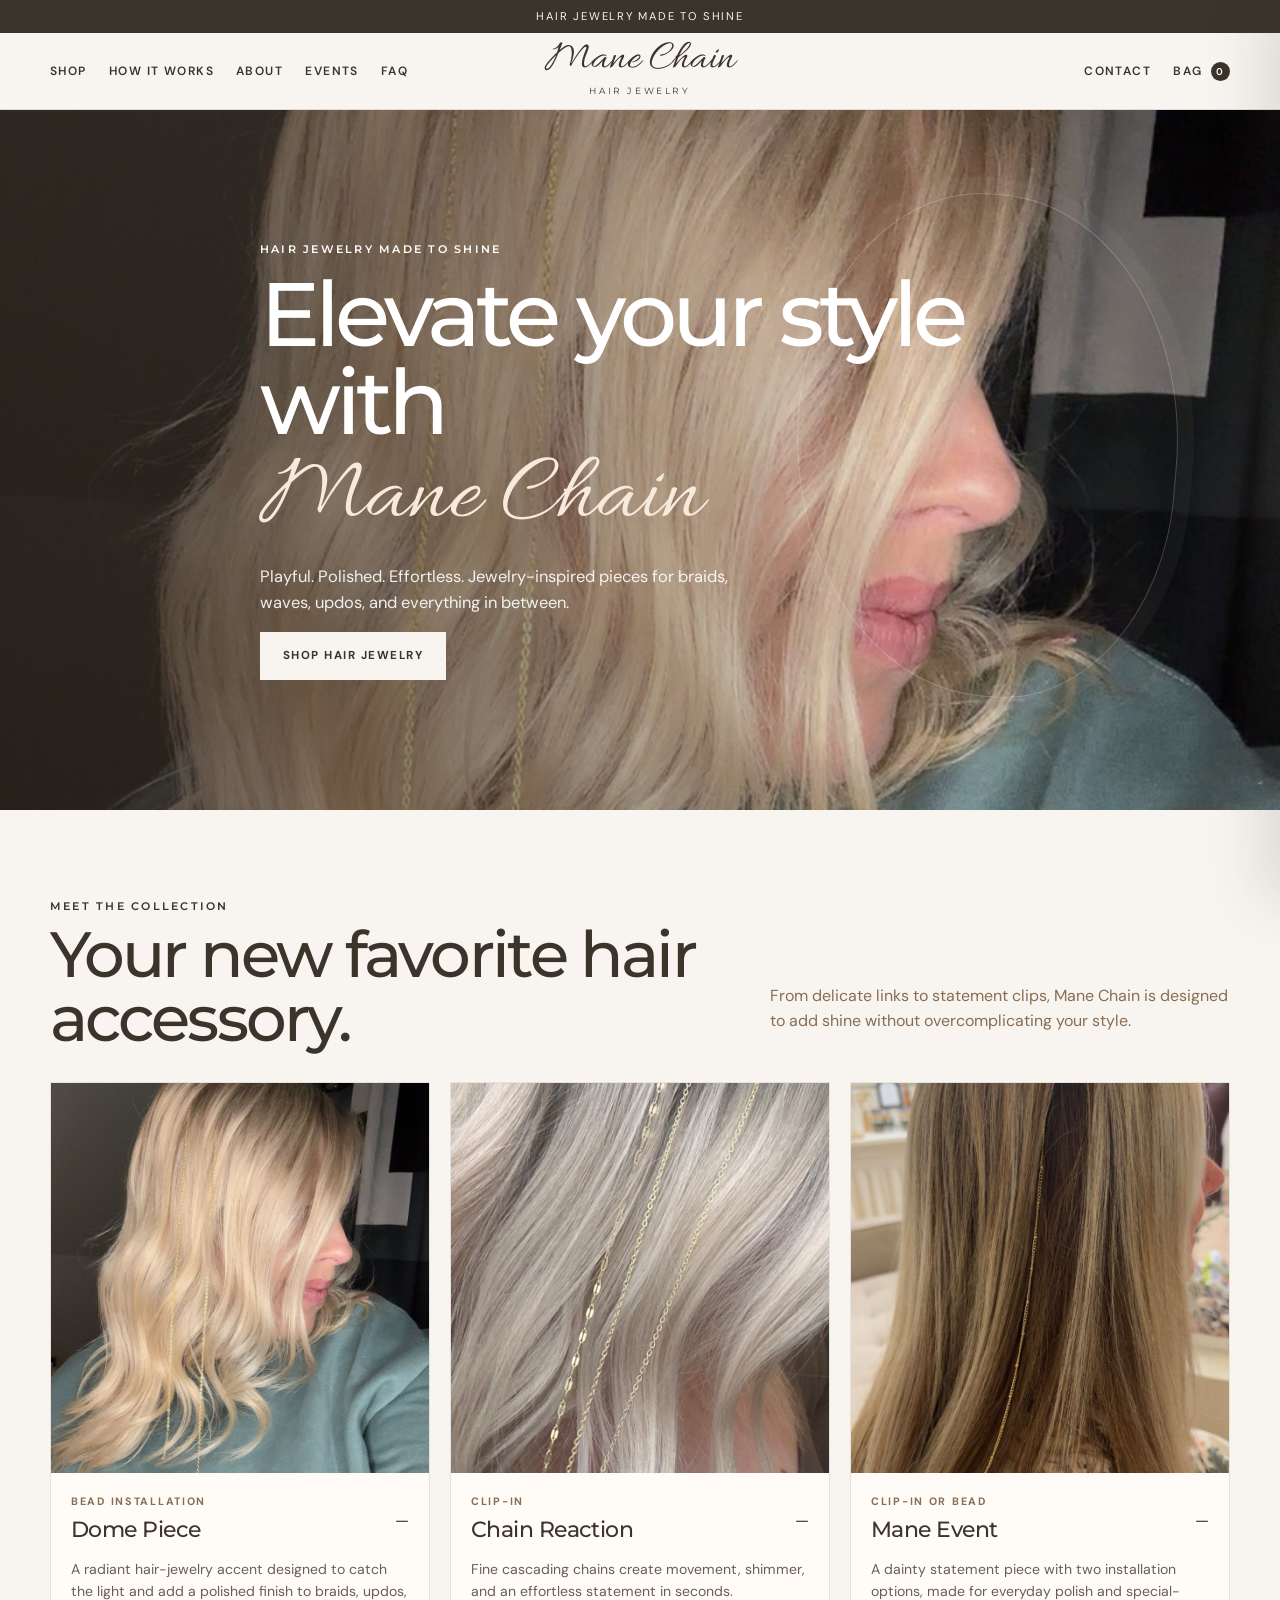
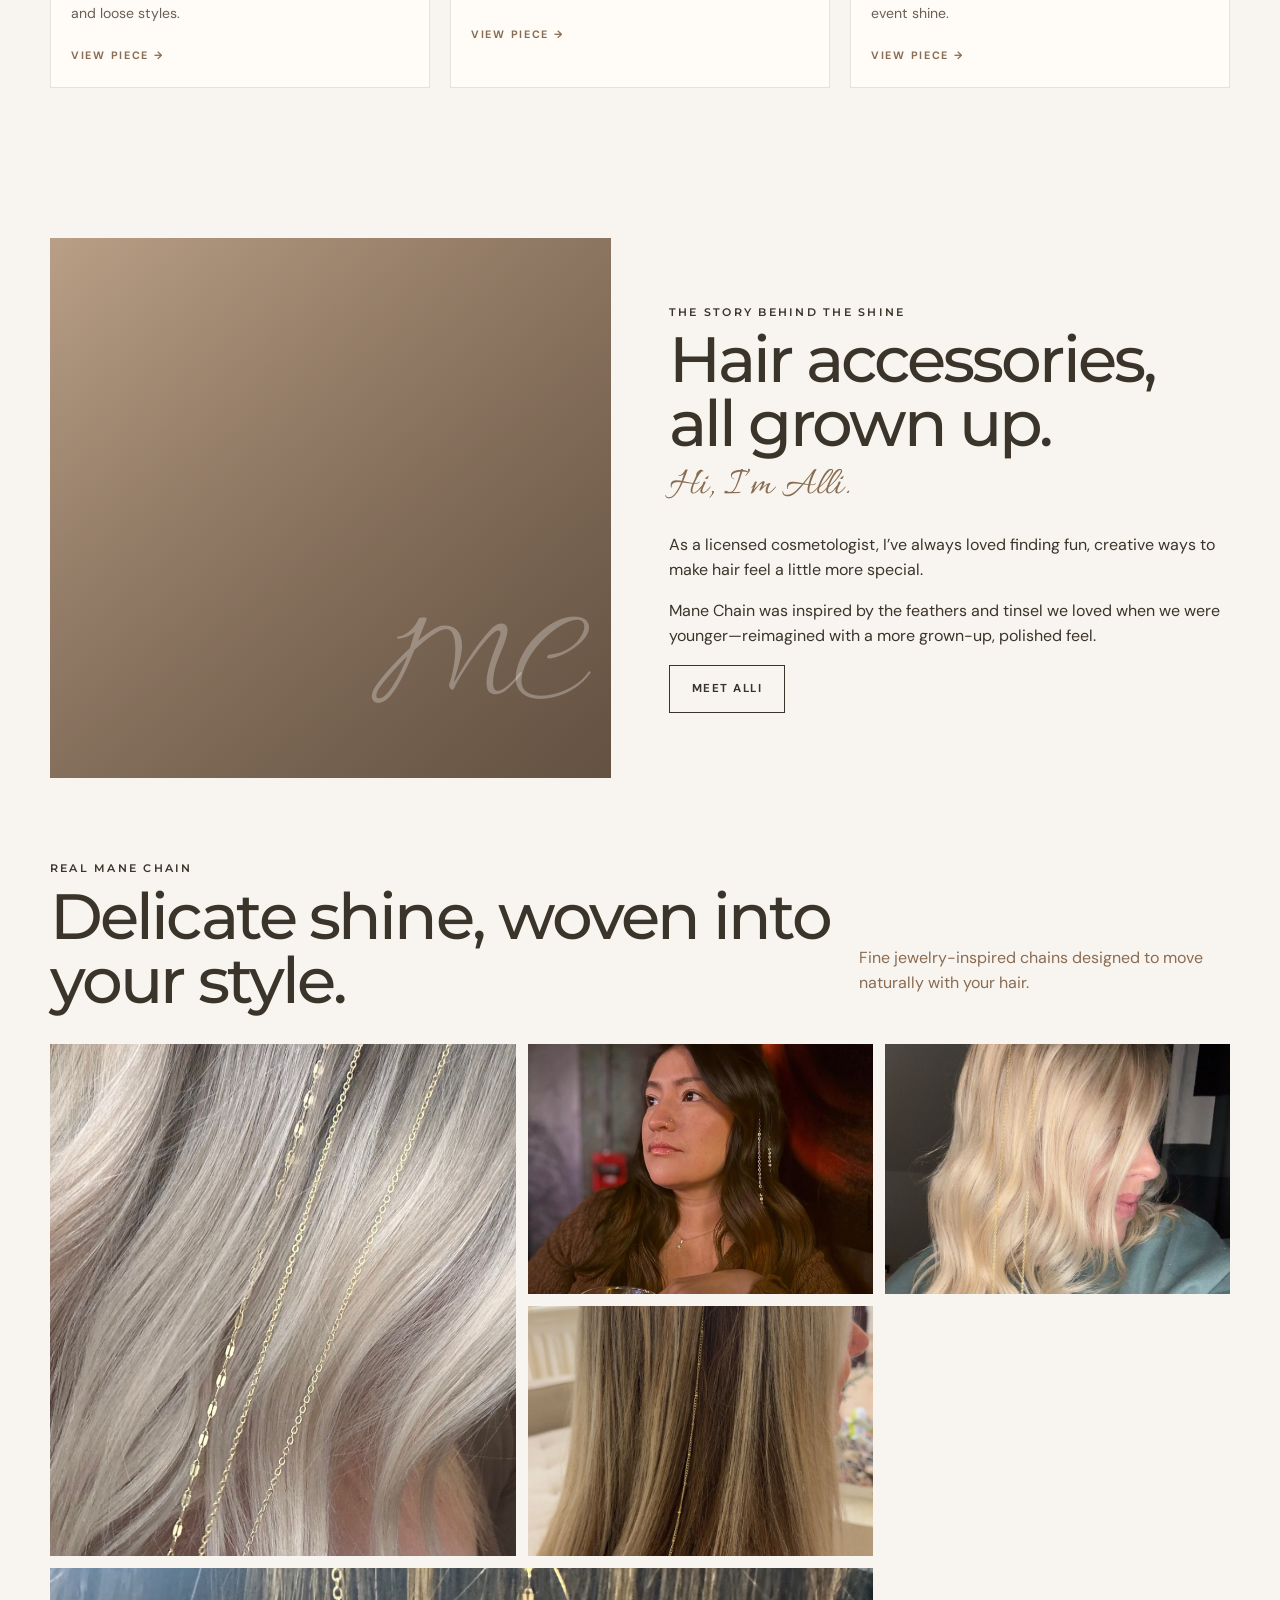
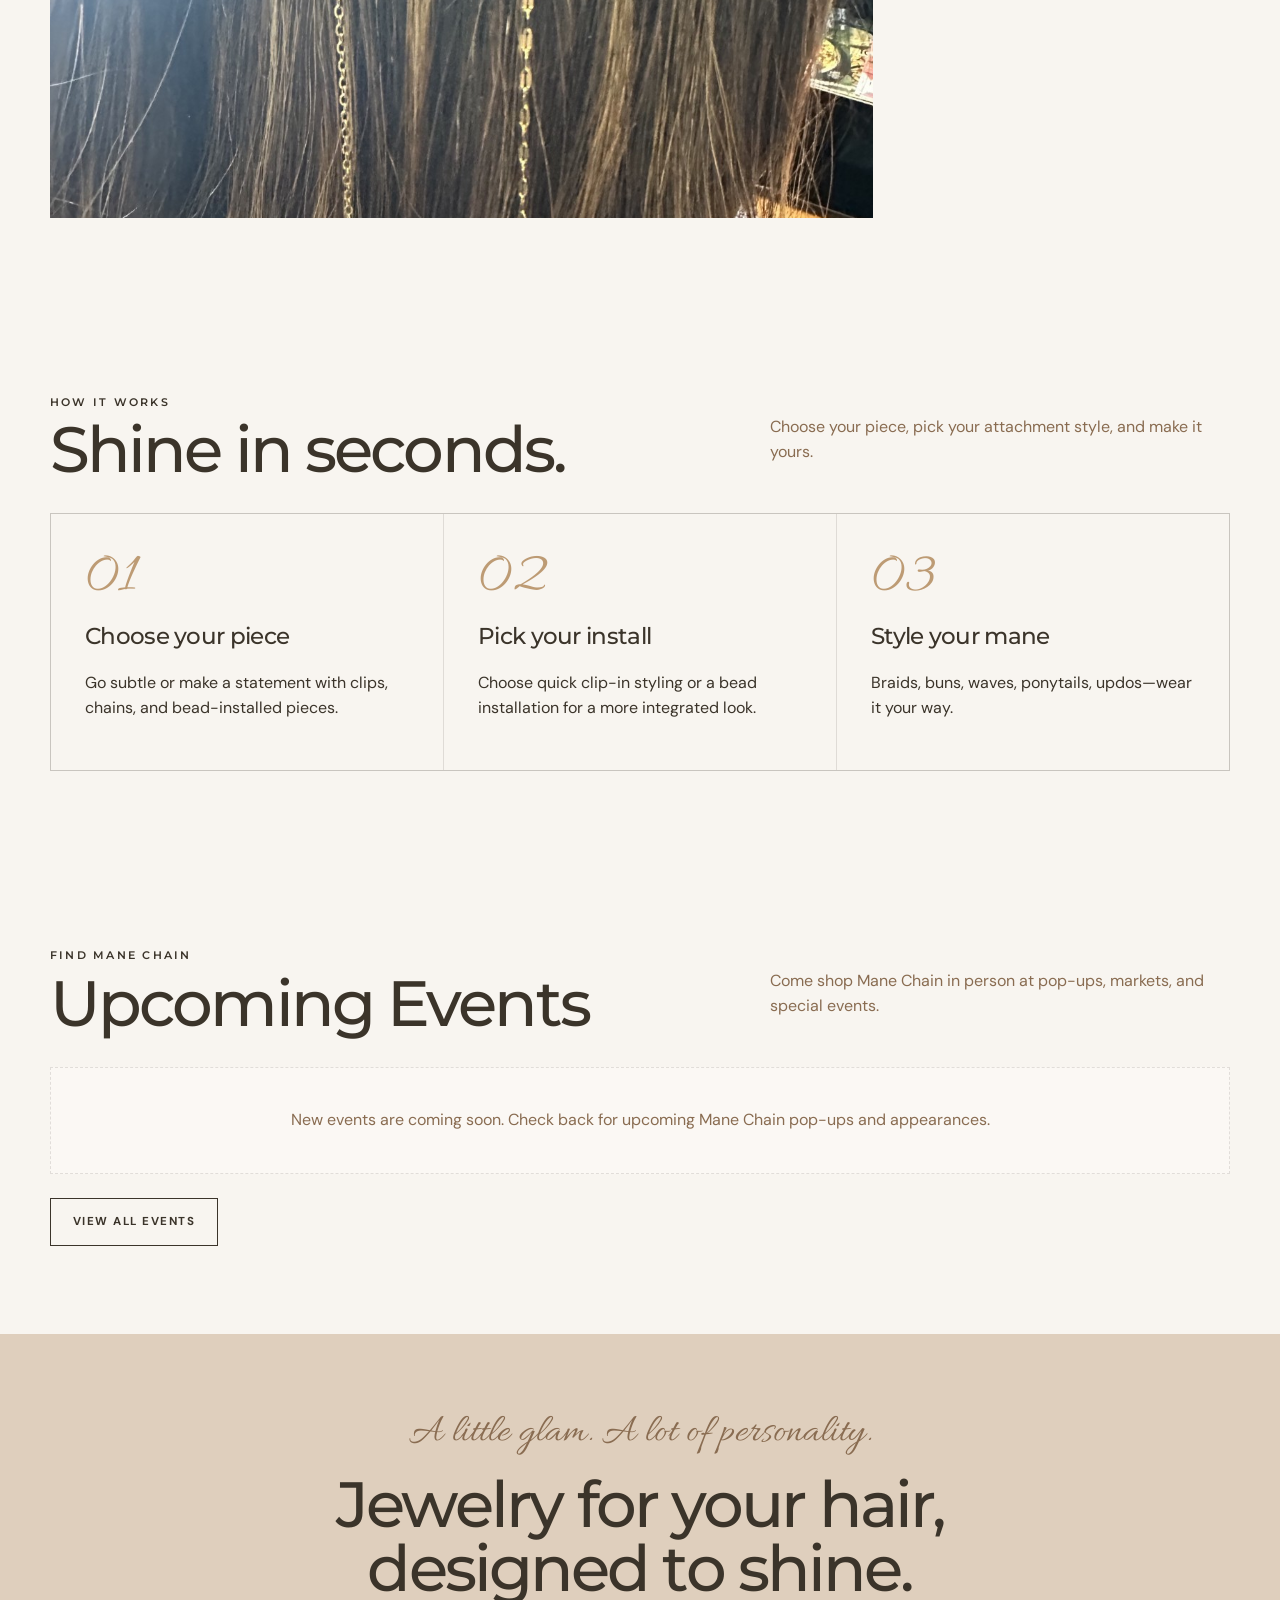
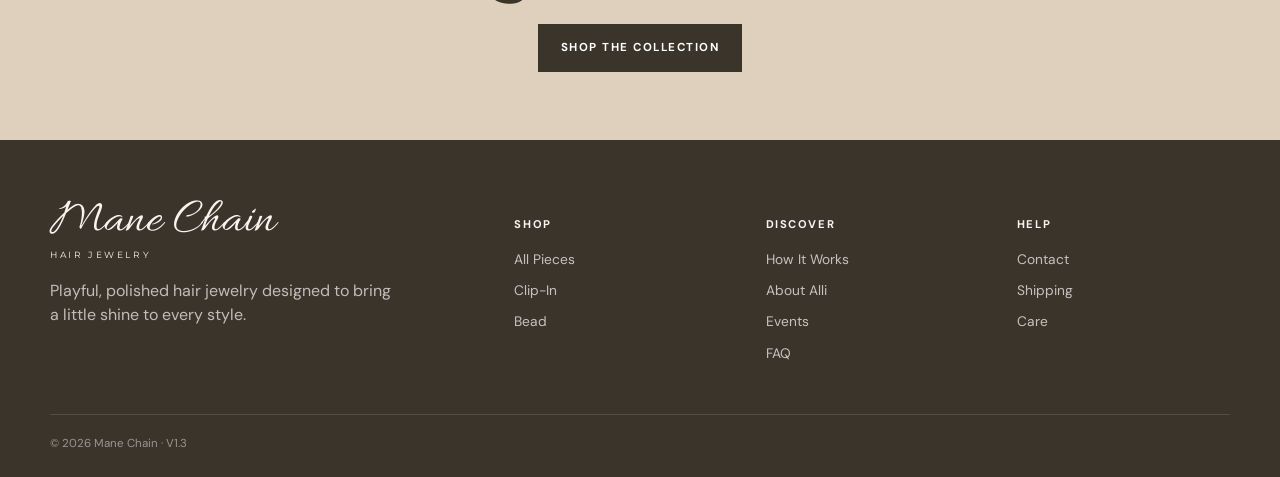
<file: index.html>
<!doctype html><html lang="en"><head>
<meta charset="utf-8"><meta name="viewport" content="width=device-width,initial-scale=1">
<title>Mane Chain | Hair Jewelry</title>
<meta name="description" content="Mane Chain hair jewelry">
<link rel="stylesheet" href="assets/css/styles.css">
</head><body>
<main>
<section class="hero"><div class="container hero-copy">
  <div class="eyebrow">Hair jewelry made to shine</div>
  <h1>Elevate your style with <span class="script">Mane Chain</span></h1>
  <p>Playful. Polished. Effortless. Jewelry-inspired pieces for braids, waves, updos, and everything in between.</p>
  <a class="btn light" href="shop.html">Shop Hair Jewelry</a>
</div></section>

<section class="section"><div class="container">
  <div class="section-title"><div><div class="eyebrow">Meet the collection</div><h2>Your new favorite hair accessory.</h2></div><p>From delicate links to statement clips, Mane Chain is designed to add shine without overcomplicating your style.</p></div>
  <div id="featuredGrid" class="product-grid"></div>
</div></section>

<section class="section compact"><div class="container story-grid">
  <div class="story-art"></div>
  <div class="story-copy">
    <div class="eyebrow">The story behind the shine</div>
    <h2>Hair accessories, all grown up.</h2>
    <div class="script">Hi, I’m Alli.</div>
    <p>As a licensed cosmetologist, I’ve always loved finding fun, creative ways to make hair feel a little more special.</p>
    <p>Mane Chain was inspired by the feathers and tinsel we loved when we were younger—reimagined with a more grown-up, polished feel.</p>
    <a class="btn outline" href="about.html">Meet Alli</a>
  </div>
</div></section>


<section class="section lookbook-section"><div class="container">
  <div class="section-title">
    <div><div class="eyebrow">Real Mane Chain</div><h2>Delicate shine, woven into your style.</h2></div>
    <p>Fine jewelry-inspired chains designed to move naturally with your hair.</p>
  </div>
  <div class="lookbook-grid">
    <figure class="lookbook-item"><img src="assets/images/mane-chain-silver-hair-detail.jpg" alt="Fine gold Mane Chain strands styled through light hair" loading="lazy"></figure>
<figure class="lookbook-item"><img src="assets/images/mane-chain-dark-hair-lifestyle.jpg" alt="Mane Chain worn with long dark hair" loading="lazy"></figure>
<figure class="lookbook-item"><img src="assets/images/mane-chain-blonde-lifestyle.jpg" alt="Mane Chain styled with blonde waves" loading="lazy"></figure>
<figure class="lookbook-item"><img src="assets/images/mane-chain-brunette-detail.jpg" alt="Single delicate Mane Chain strand in brunette hair" loading="lazy"></figure>
<figure class="lookbook-item"><img src="assets/images/mane-chain-dark-hair-detail.jpg" alt="Fine Mane Chain strands styled through dark hair" loading="lazy"></figure>
  </div>
</div></section>

<section id="how" class="section"><div class="container">
  <div class="section-title"><div><div class="eyebrow">How it works</div><h2>Shine in seconds.</h2></div><p>Choose your piece, pick your attachment style, and make it yours.</p></div>
  <div class="how-grid">
    <div class="how-card"><div class="step">01</div><h3>Choose your piece</h3><p>Go subtle or make a statement with clips, chains, and bead-installed pieces.</p></div>
    <div class="how-card"><div class="step">02</div><h3>Pick your install</h3><p>Choose quick clip-in styling or a bead installation for a more integrated look.</p></div>
    <div class="how-card"><div class="step">03</div><h3>Style your mane</h3><p>Braids, buns, waves, ponytails, updos—wear it your way.</p></div>
  </div>
</div></section>


<section class="section"><div class="container">
  <div class="section-title">
    <div><div class="eyebrow">Find Mane Chain</div><h2>Upcoming Events</h2></div>
    <p>Come shop Mane Chain in person at pop-ups, markets, and special events.</p>
  </div>
  <div id="eventsGrid" class="events-grid"></div>
  <div style="margin-top:24px"><a class="btn outline" href="events.html">View All Events</a></div>
</div></section>

<section class="banner">
  <div class="script">A little glam. A lot of personality.</div>
  <h2>Jewelry for your hair, designed to shine.</h2>
  <a class="btn" href="shop.html">Shop the Collection</a>
</section>
</main>
<script>
document.addEventListener('DOMContentLoaded',()=>{document.querySelector('#featuredGrid').innerHTML=window.MANE_PRODUCTS.slice(0,3).map(card).join('')});
</script>

<script src="assets/js/products.js"></script>
<script src="assets/js/site.js"></script>
<script src="assets/js/shop.js"></script>
<script src="assets/js/events.js"></script><script>document.addEventListener("DOMContentLoaded",()=>loadEvents(3));</script></body></html>
</file>
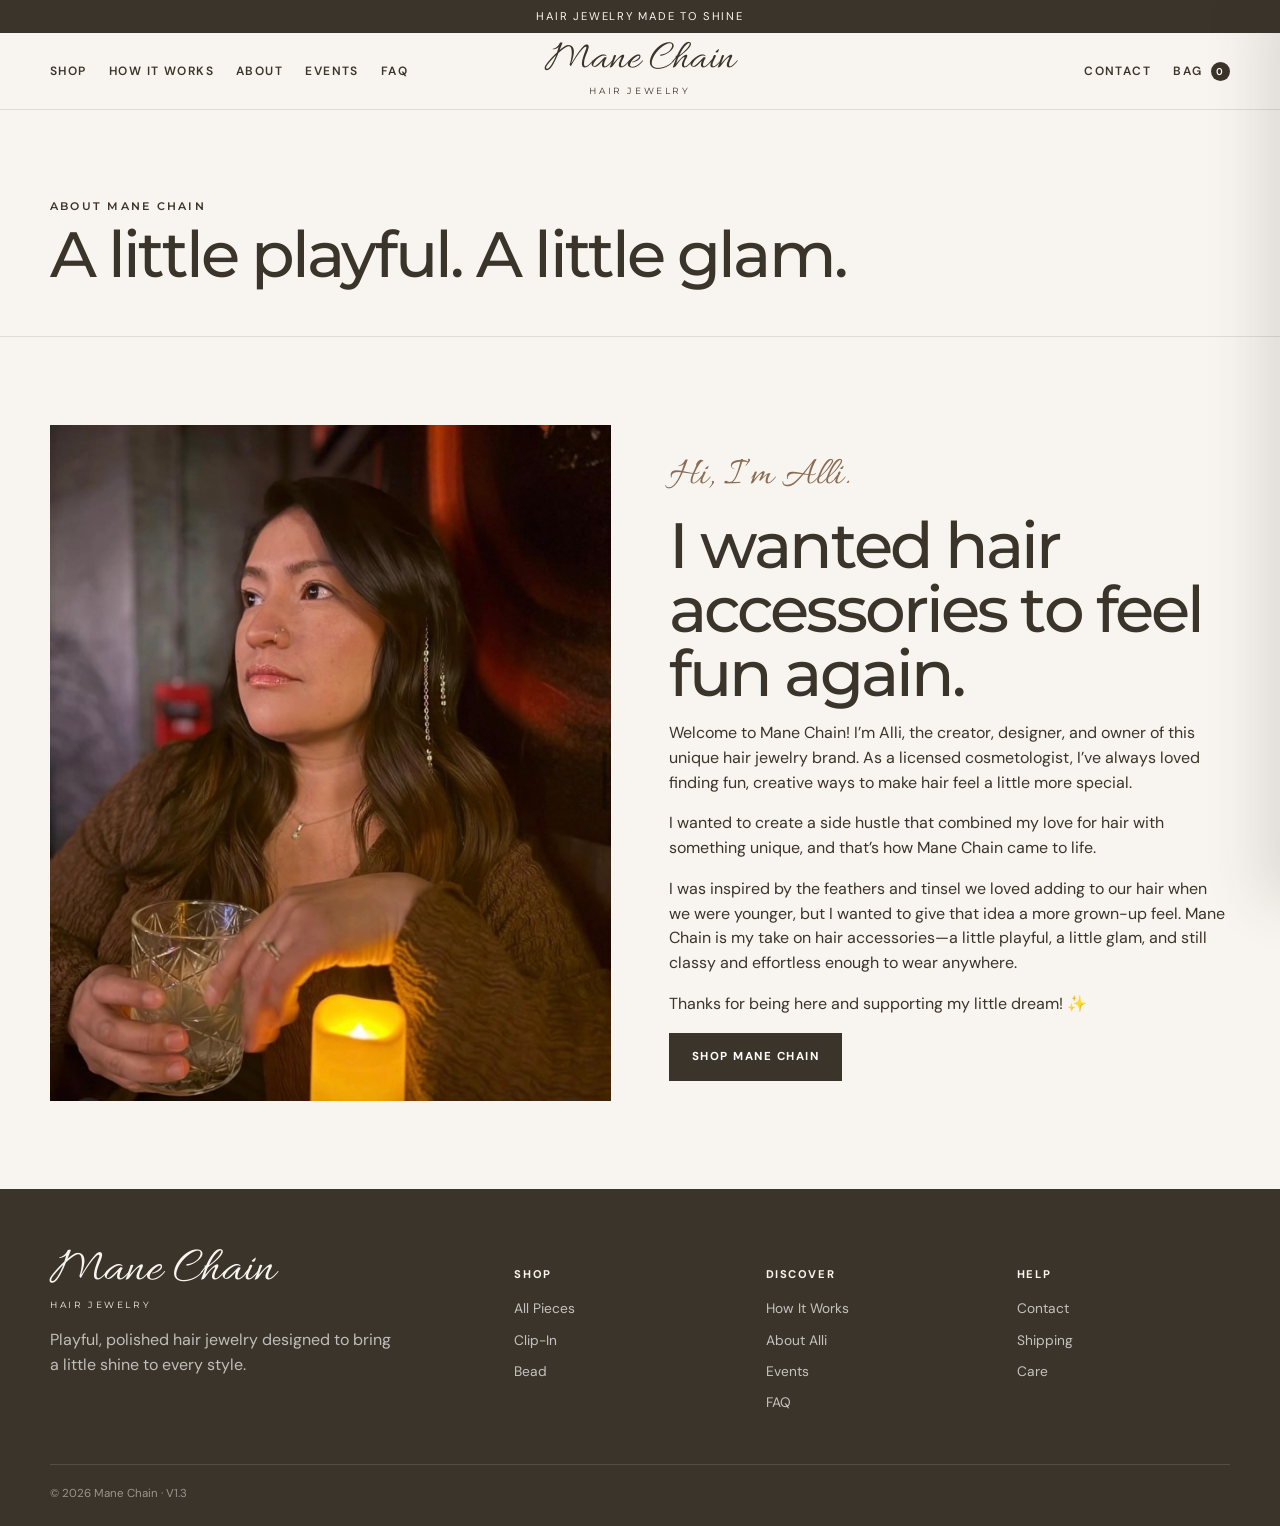
<file: about.html>
<!doctype html><html lang="en"><head>
<meta charset="utf-8"><meta name="viewport" content="width=device-width,initial-scale=1">
<title>About | Mane Chain</title>
<meta name="description" content="Mane Chain hair jewelry">
<link rel="stylesheet" href="assets/css/styles.css">
</head><body>
<main>
<section class="page-hero"><div class="container"><div class="eyebrow">About Mane Chain</div><h1>A little playful. A little glam.</h1></div></section>
<section class="section"><div class="container story-grid">
  <div class="story-art has-photo"><img src="assets/images/mane-chain-dark-hair-lifestyle.jpg" alt="Mane Chain hair jewelry styled in dark hair"></div>
  <div class="story-copy">
    <div class="script">Hi, I’m Alli.</div>
    <h2>I wanted hair accessories to feel fun again.</h2>
    <p>Welcome to Mane Chain! I’m Alli, the creator, designer, and owner of this unique hair jewelry brand. As a licensed cosmetologist, I’ve always loved finding fun, creative ways to make hair feel a little more special.</p>
    <p>I wanted to create a side hustle that combined my love for hair with something unique, and that’s how Mane Chain came to life.</p>
    <p>I was inspired by the feathers and tinsel we loved adding to our hair when we were younger, but I wanted to give that idea a more grown-up feel. Mane Chain is my take on hair accessories—a little playful, a little glam, and still classy and effortless enough to wear anywhere.</p>
    <p>Thanks for being here and supporting my little dream! ✨</p>
    <a class="btn" href="shop.html">Shop Mane Chain</a>
  </div>
</div></section>
</main>

<script src="assets/js/products.js"></script>
<script src="assets/js/site.js"></script>

</body></html>
</file>
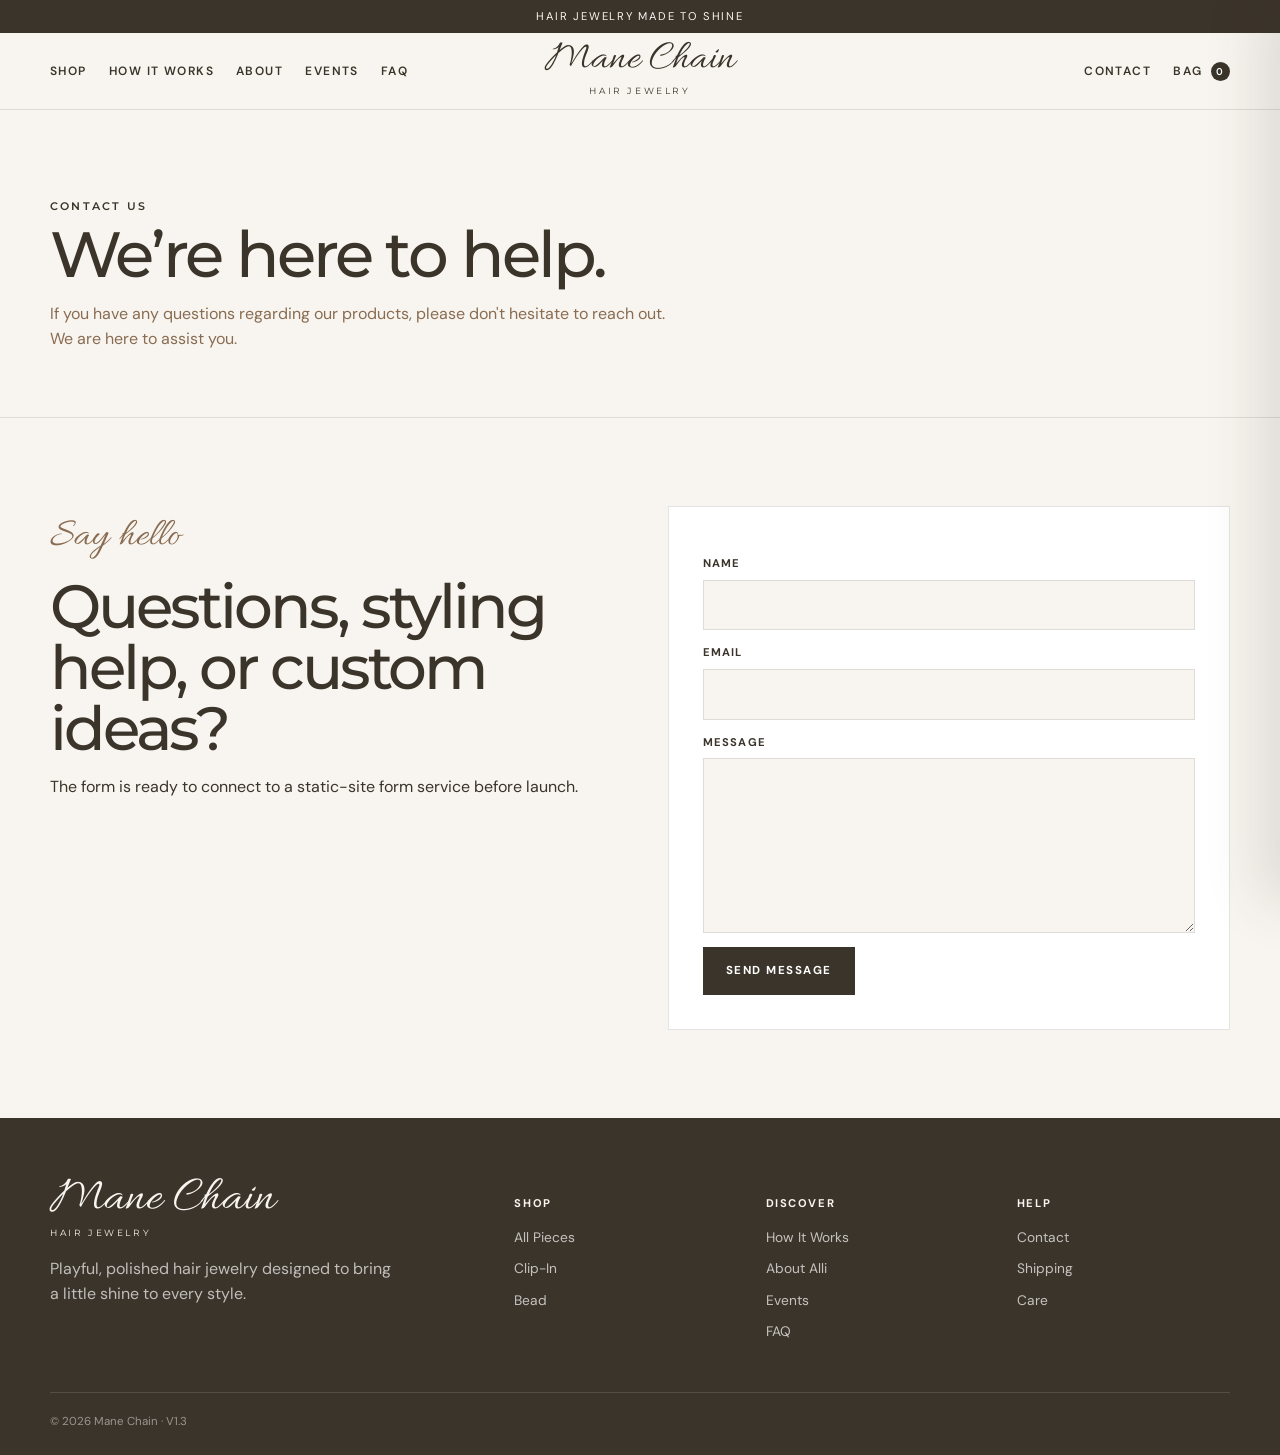
<file: contact.html>
<!doctype html><html lang="en"><head>
<meta charset="utf-8"><meta name="viewport" content="width=device-width,initial-scale=1">
<title>Contact | Mane Chain</title>
<meta name="description" content="Mane Chain hair jewelry">
<link rel="stylesheet" href="assets/css/styles.css">
</head><body>
<main>
<section class="page-hero"><div class="container"><div class="eyebrow">Contact Us</div><h1>We’re here to help.</h1><p>If you have any questions regarding our products, please don't hesitate to reach out. We are here to assist you.</p></div></section>
<section class="section"><div class="container contact-grid">
  <div><div class="script">Say hello</div><h2 style="font-family:'Montserrat',sans-serif;font-weight:500;font-size:3.8rem;line-height:1;letter-spacing:-.05em;margin:8px 0">Questions, styling help, or custom ideas?</h2><p>The form is ready to connect to a static-site form service before launch.</p></div>
  <div class="contact-card">
    <form onsubmit="event.preventDefault();alert('Contact form integration will be connected before launch.');">
      <div class="field"><label>Name</label><input required></div>
      <div class="field"><label>Email</label><input type="email" required></div>
      <div class="field"><label>Message</label><textarea rows="6" required></textarea></div>
      <button class="btn" type="submit">Send Message</button>
    </form>
  </div>
</div></section>
</main>

<script src="assets/js/products.js"></script>
<script src="assets/js/site.js"></script>

</body></html>
</file>
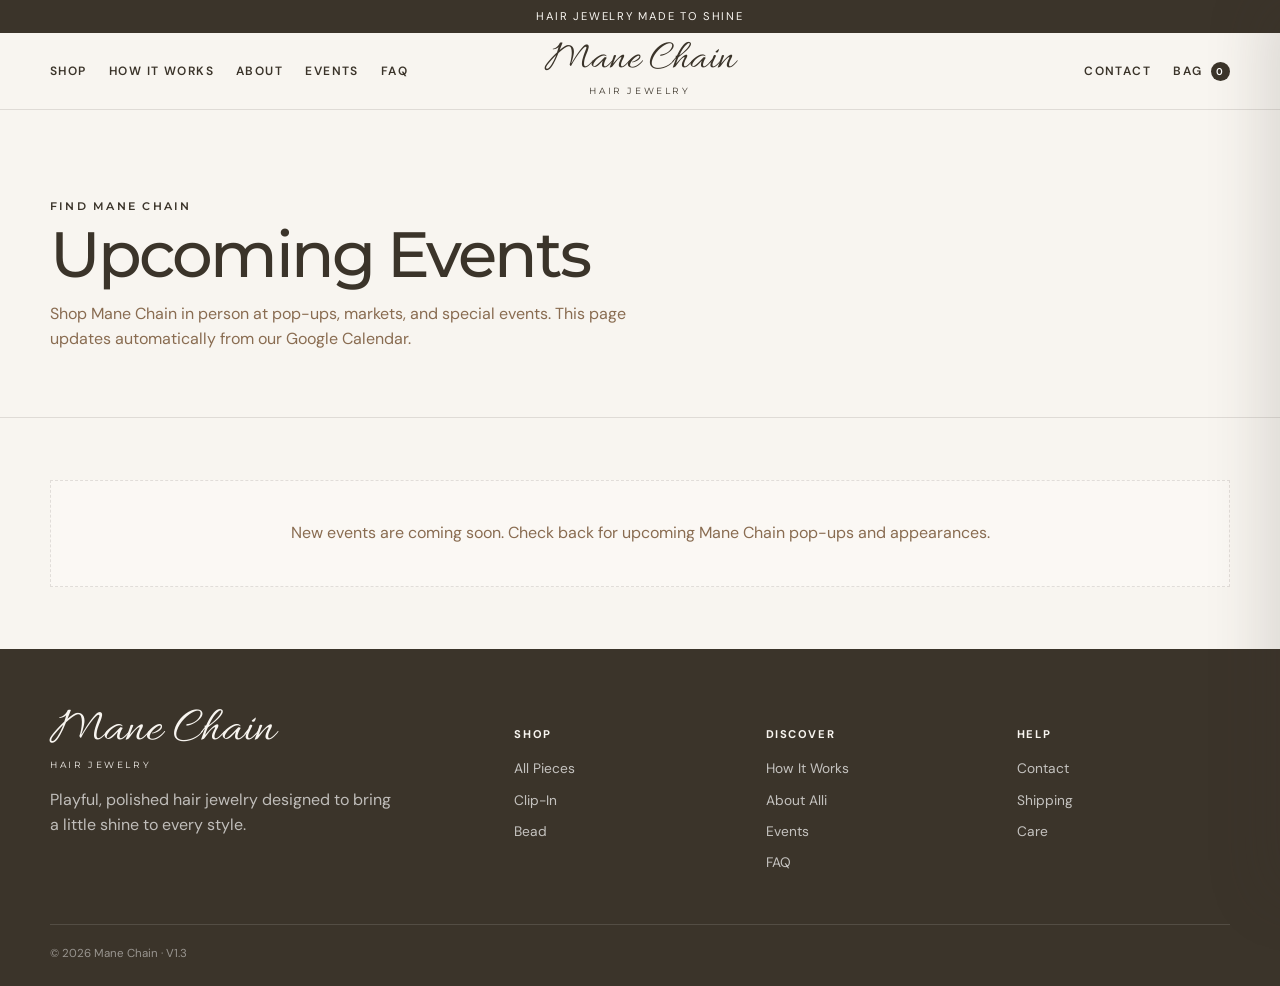
<file: events.html>
<!doctype html><html lang="en"><head>
<meta charset="utf-8"><meta name="viewport" content="width=device-width,initial-scale=1">
<title>Events | Mane Chain</title>
<meta name="description" content="Upcoming Mane Chain pop-ups, markets, and events.">
<link rel="stylesheet" href="assets/css/styles.css">
</head><body>
<main>
<section class="page-hero"><div class="container">
  <div class="eyebrow">Find Mane Chain</div>
  <h1>Upcoming Events</h1>
  <p>Shop Mane Chain in person at pop-ups, markets, and special events. This page updates automatically from our Google Calendar.</p>
</div></section>
<section class="section compact"><div class="container">
  <div id="eventsGrid" class="events-grid"></div>
</div></section>
</main>
<script src="assets/js/products.js"></script>
<script src="assets/js/site.js"></script>
<script src="assets/js/events.js"></script>
<script>document.addEventListener('DOMContentLoaded',()=>loadEvents());</script>
</body></html>
</file>
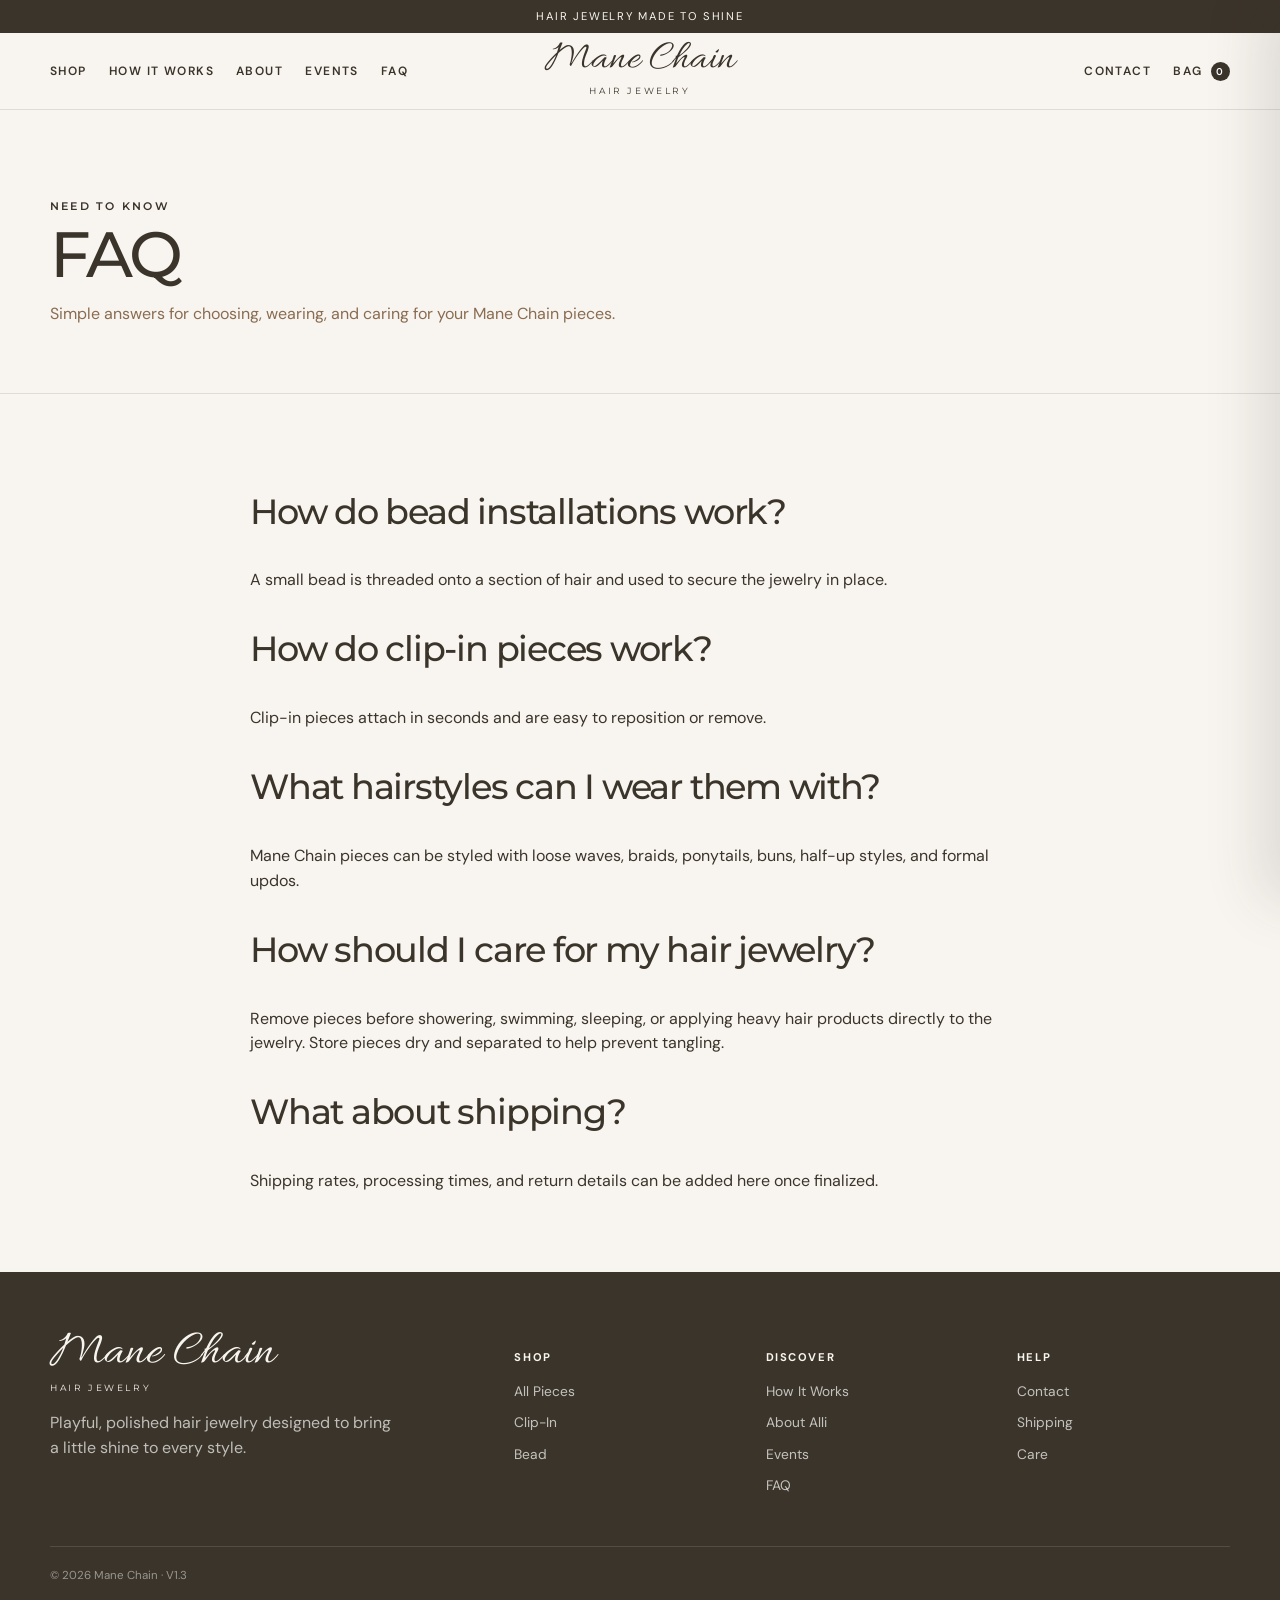
<file: faq.html>
<!doctype html><html lang="en"><head>
<meta charset="utf-8"><meta name="viewport" content="width=device-width,initial-scale=1">
<title>FAQ | Mane Chain</title>
<meta name="description" content="Mane Chain hair jewelry">
<link rel="stylesheet" href="assets/css/styles.css">
</head><body>
<main>
<section class="page-hero"><div class="container"><div class="eyebrow">Need to know</div><h1>FAQ</h1><p>Simple answers for choosing, wearing, and caring for your Mane Chain pieces.</p></div></section>
<section class="section compact"><div class="container prose">
  <h2>How do bead installations work?</h2><p>A small bead is threaded onto a section of hair and used to secure the jewelry in place.</p>
  <h2>How do clip-in pieces work?</h2><p>Clip-in pieces attach in seconds and are easy to reposition or remove.</p>
  <h2>What hairstyles can I wear them with?</h2><p>Mane Chain pieces can be styled with loose waves, braids, ponytails, buns, half-up styles, and formal updos.</p>
  <h2 id="care">How should I care for my hair jewelry?</h2><p>Remove pieces before showering, swimming, sleeping, or applying heavy hair products directly to the jewelry. Store pieces dry and separated to help prevent tangling.</p>
  <h2 id="shipping">What about shipping?</h2><p>Shipping rates, processing times, and return details can be added here once finalized.</p>
</div></section>
</main>

<script src="assets/js/products.js"></script>
<script src="assets/js/site.js"></script>

</body></html>
</file>
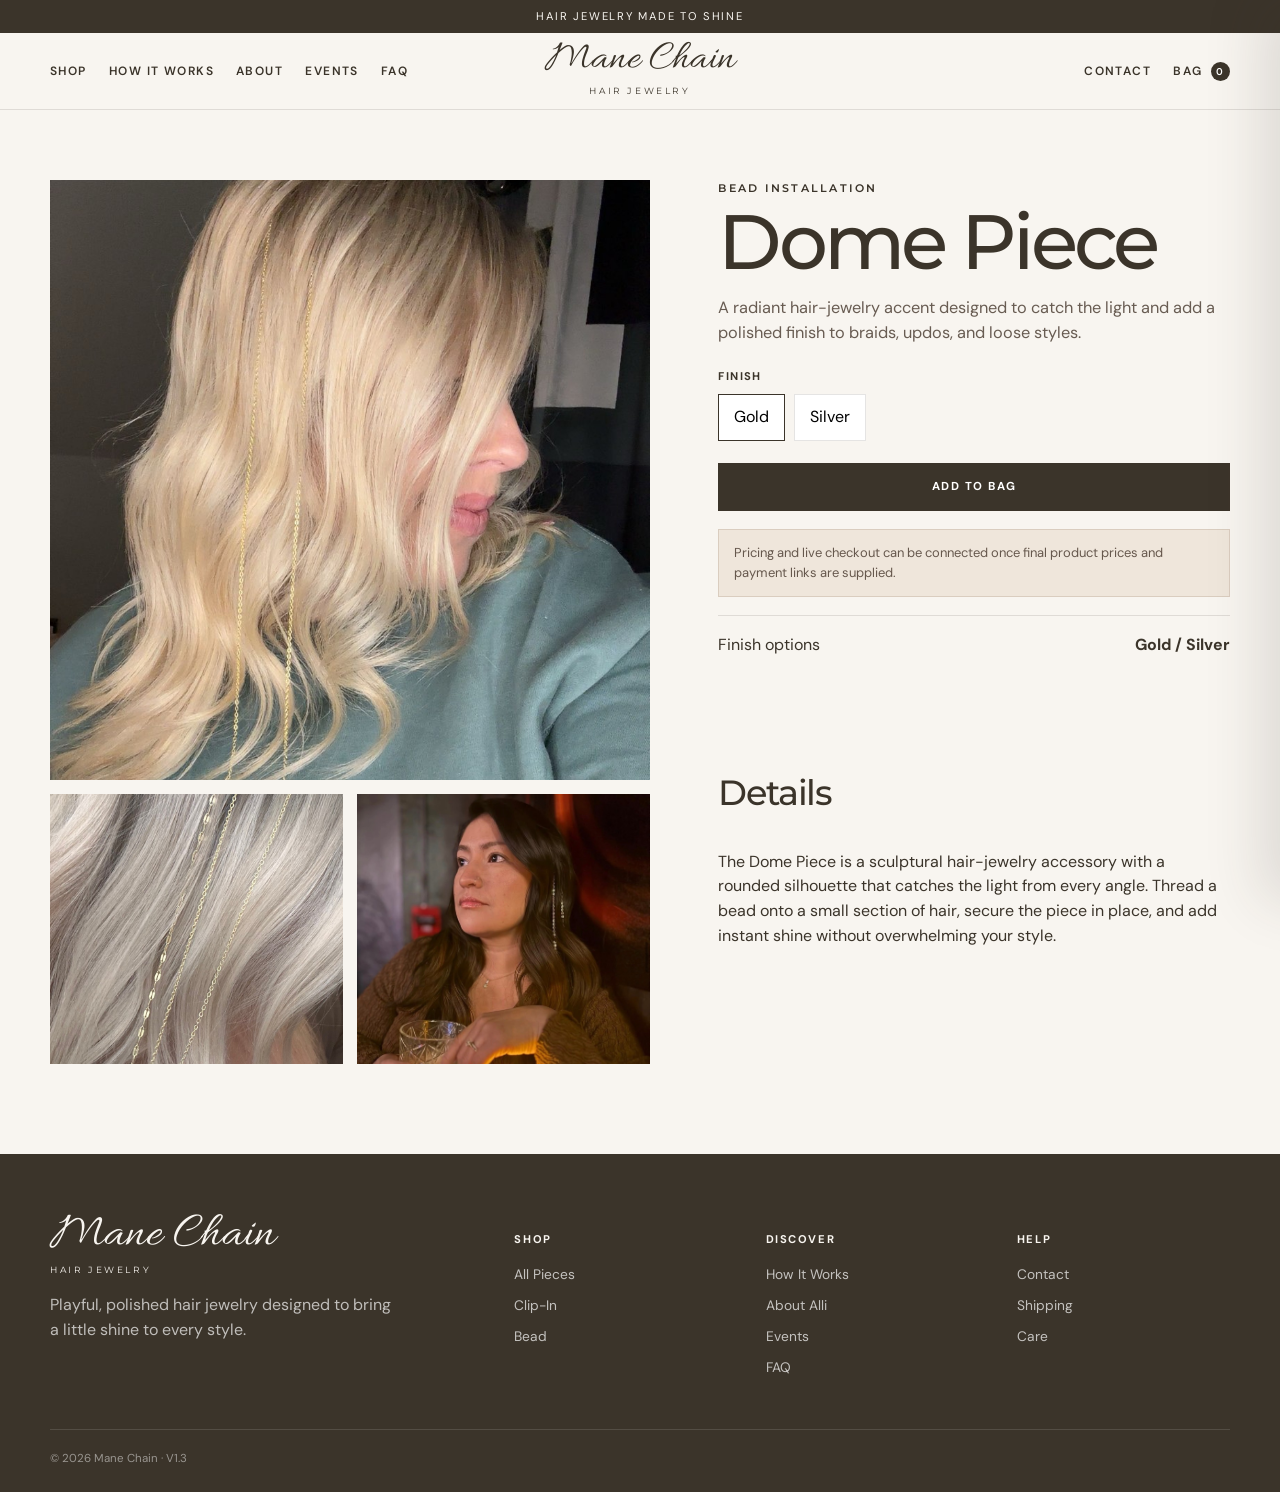
<file: product.html>
<!doctype html><html lang="en"><head>
<meta charset="utf-8"><meta name="viewport" content="width=device-width,initial-scale=1">
<title>Product | Mane Chain</title>
<meta name="description" content="Mane Chain hair jewelry">
<link rel="stylesheet" href="assets/css/styles.css">
</head><body>
<main><div class="container product-page">
  <div class="product-gallery">
      <div class="product-art has-photo"><img id="productMainImage" src="" alt="Mane Chain hair jewelry"></div>
      <div class="product-art has-photo"><img src="assets/images/mane-chain-silver-hair-detail.jpg" alt="Fine Mane Chain hair jewelry detail" loading="lazy"></div>
      <div class="product-art has-photo"><img src="assets/images/mane-chain-dark-hair-lifestyle.jpg" alt="Mane Chain styled in dark hair" loading="lazy"></div>
    </div>
  <div class="product-details">
    <div id="productInstall" class="eyebrow"></div>
    <h1 id="productName"></h1>
    <p id="productShort" class="lead"></p>
    <div class="option-group"><label>Finish</label><div id="finishPills" class="pills"></div></div>
    <button id="addBtn" class="btn" style="width:100%">Add to Bag</button>
    <div class="notice">Pricing and live checkout can be connected once final product prices and payment links are supplied.</div>
    <div class="detail-row"><span>Finish options</span><strong>Gold / Silver</strong></div>
    <div class="section compact prose"><h2>Details</h2><p id="productLong"></p></div>
  </div>
</div></main>

<script src="assets/js/products.js"></script>
<script src="assets/js/site.js"></script>
<script src="assets/js/product.js"></script>
</body></html>
</file>
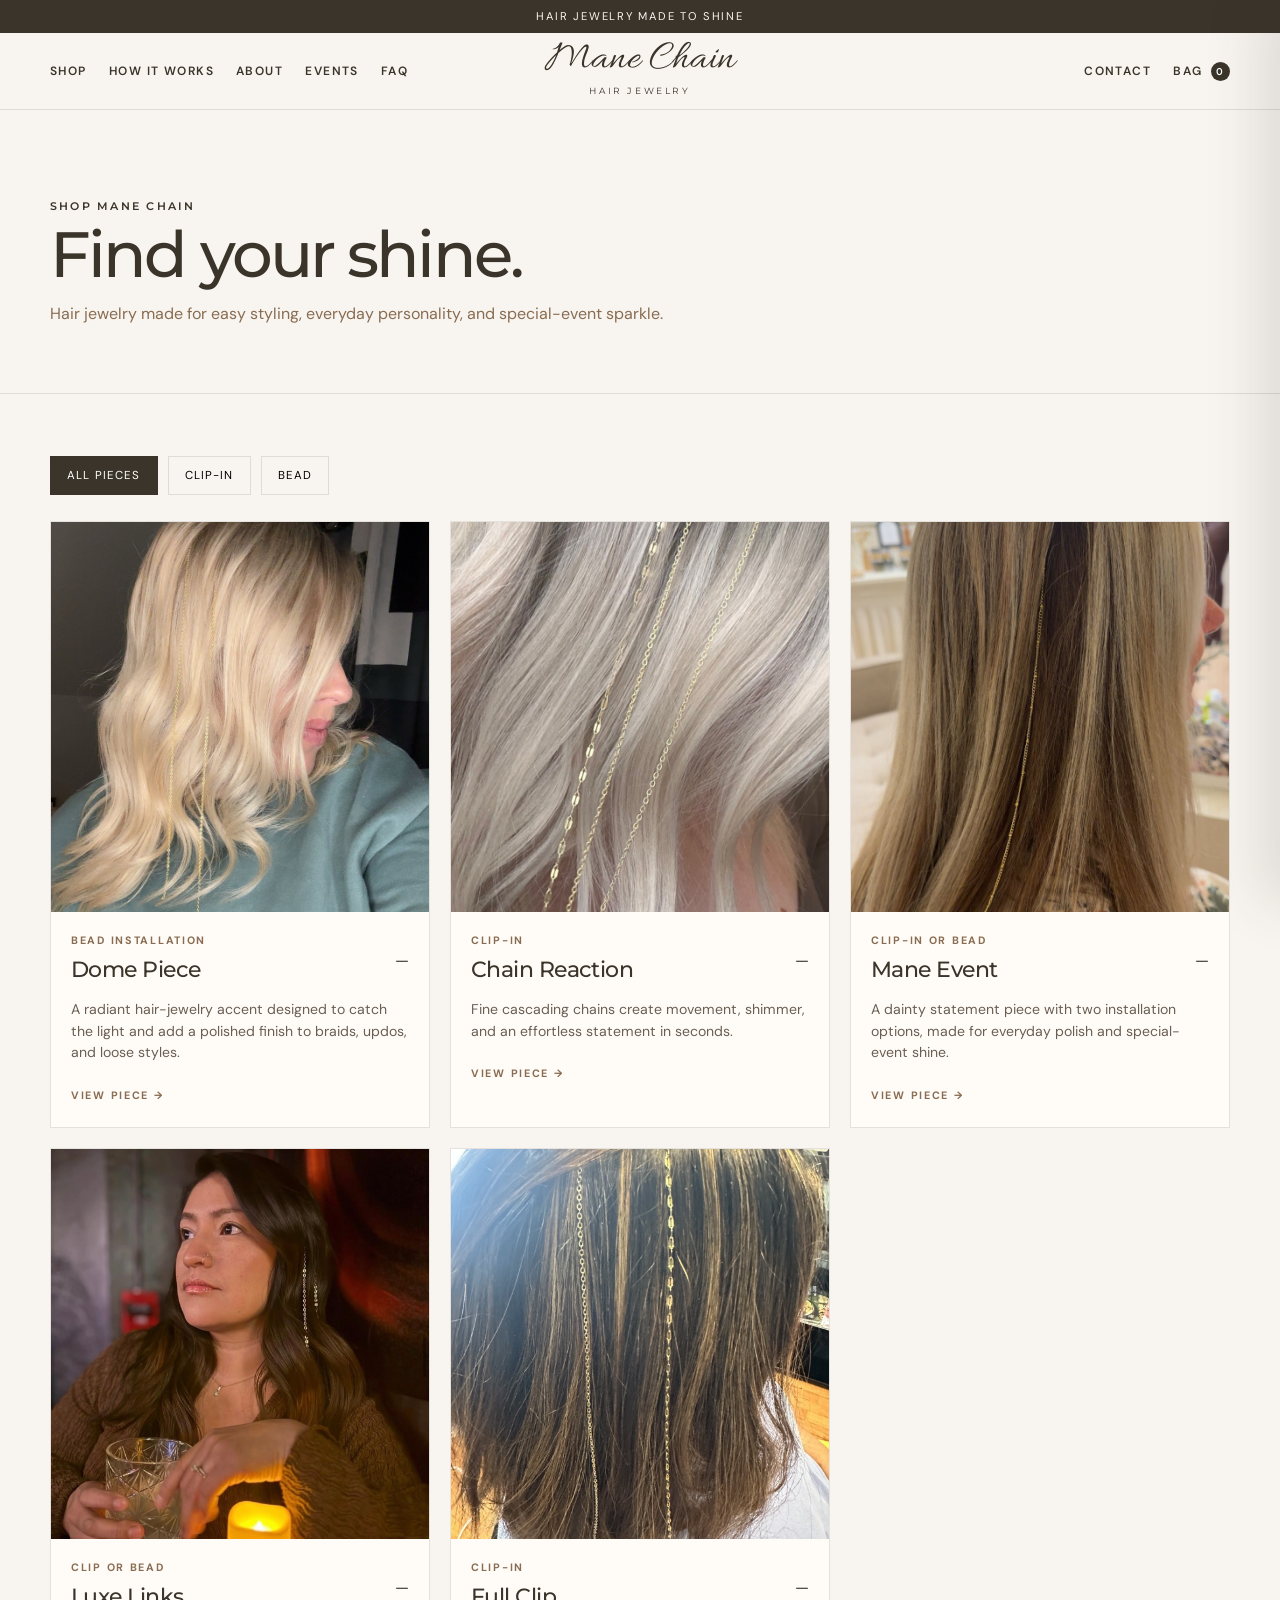
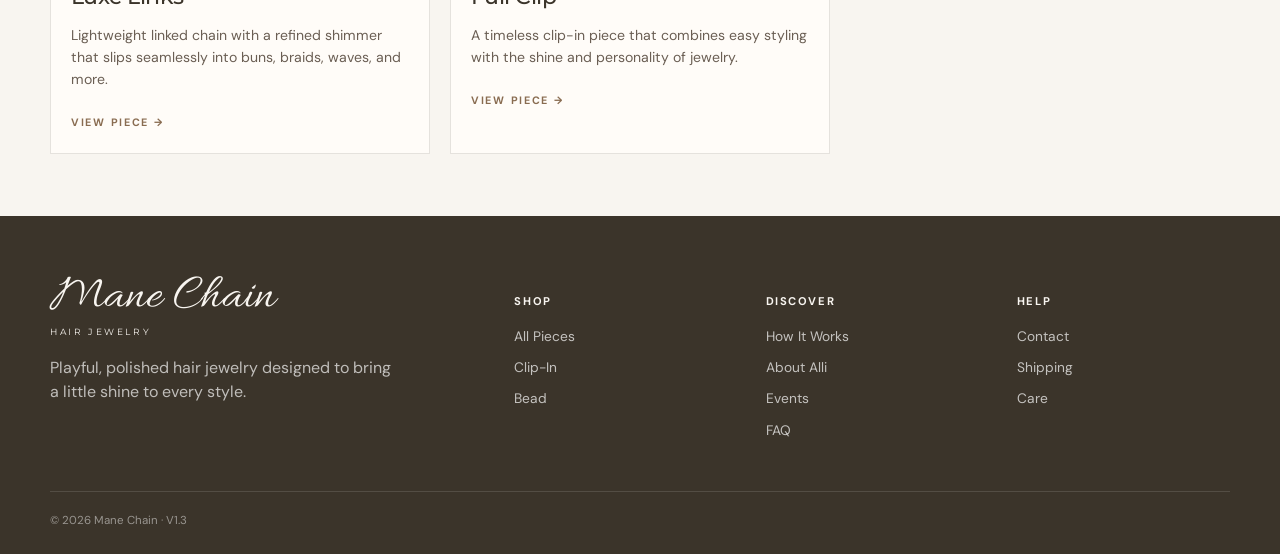
<file: shop.html>
<!doctype html><html lang="en"><head>
<meta charset="utf-8"><meta name="viewport" content="width=device-width,initial-scale=1">
<title>Shop | Mane Chain</title>
<meta name="description" content="Mane Chain hair jewelry">
<link rel="stylesheet" href="assets/css/styles.css">
</head><body>
<main>
<section class="page-hero"><div class="container"><div class="eyebrow">Shop Mane Chain</div><h1>Find your shine.</h1><p>Hair jewelry made for easy styling, everyday personality, and special-event sparkle.</p></div></section>
<section class="section compact"><div class="container">
  <div class="filter-bar">
    <button class="filter-btn active" data-filter="All">All Pieces</button>
    <button class="filter-btn" data-filter="Clip">Clip-In</button>
    <button class="filter-btn" data-filter="Bead">Bead</button>
  </div>
  <div id="productGrid" class="product-grid"></div>
</div></section>
</main>

<script src="assets/js/products.js"></script>
<script src="assets/js/site.js"></script>
<script src="assets/js/shop.js"></script>
</body></html>
</file>
<file: assets/css/styles.css>
@import url('https://fonts.googleapis.com/css2?family=Allura&family=DM+Sans:wght@400;500;600;700&family=Montserrat:wght@400;500;600&display=swap');

:root{
  --cream:#F8F5F0;
  --sand:#DFCFBD;
  --espresso:#3B342A;
  --champagne:#BD9B74;
  --mocha:#896C51;
  --white:#FFFCF8;
  --line:rgba(59,52,42,.13);
  --max:1180px;
}
*{box-sizing:border-box}
html{scroll-behavior:smooth}
body{
  margin:0;background:var(--cream);color:var(--espresso);
  font-family:'DM Sans',Arial,sans-serif;line-height:1.55
}
a{color:inherit;text-decoration:none}
button,input,textarea,select{font:inherit}
button{cursor:pointer}
.container{width:min(calc(100% - 36px),var(--max));margin:auto}
.announcement{
  background:var(--espresso);color:var(--cream);text-align:center;
  padding:8px 16px;font-size:.7rem;letter-spacing:.16em;text-transform:uppercase
}
.site-header{
  position:sticky;top:0;z-index:50;background:rgba(248,245,240,.95);
  backdrop-filter:blur(14px);border-bottom:1px solid var(--line)
}
.nav{
  min-height:76px;display:grid;grid-template-columns:1fr auto 1fr;
  align-items:center;gap:22px
}
.nav-links,.nav-actions{display:flex;gap:22px;align-items:center}
.nav-actions{justify-content:flex-end}
.nav-links a,.nav-actions a,.cart-button{
  font-size:.75rem;letter-spacing:.12em;text-transform:uppercase;font-weight:600
}
.brand{text-align:center}
.brand-main{
  font-family:'Allura',cursive;font-size:2.6rem;line-height:.8;
  font-weight:400;letter-spacing:0
}
.brand-sub{
  margin-top:7px;font-family:'Montserrat',sans-serif;font-size:.58rem;
  text-transform:uppercase;letter-spacing:.28em
}
.mobile-toggle{display:none;background:none;border:0;font-size:1.25rem}
.cart-button{border:0;background:none;color:inherit;padding:0}
.cart-count{
  display:inline-grid;place-items:center;min-width:19px;height:19px;
  padding:0 5px;border-radius:20px;background:var(--espresso);color:white;
  font-size:.62rem;margin-left:4px
}

.hero{
  min-height:700px;display:grid;align-items:center;position:relative;overflow:hidden;
  background:
    linear-gradient(90deg,rgba(59,52,42,.72),rgba(59,52,42,.17) 58%,rgba(59,52,42,.05)),
    linear-gradient(135deg,#9a7b62 0%,#c2a58d 55%,#e3d4c4 100%);
}
.hero:after{
  content:"";position:absolute;right:8%;top:12%;width:380px;height:500px;
  border:1px solid rgba(255,255,255,.34);border-radius:47% 53% 44% 56%;
  transform:rotate(5deg);box-shadow:0 0 0 16px rgba(255,255,255,.05)
}
.hero-copy{position:relative;z-index:2;color:white;max-width:760px}
.eyebrow{
  font-family:'Montserrat',sans-serif;font-size:.7rem;letter-spacing:.2em;
  text-transform:uppercase;font-weight:600
}
.hero h1{
  font-family:'Montserrat',sans-serif;font-weight:500;letter-spacing:-.055em;
  font-size:clamp(3.4rem,7vw,6.6rem);line-height:.98;margin:12px 0 18px
}
.hero h1 .script{
  display:block;font-family:'Allura',cursive;font-weight:400;
  font-size:1.08em;letter-spacing:0;color:#f7e9dc;margin-top:6px
}
.hero p{max-width:520px;font-size:1.03rem;color:rgba(255,255,255,.9)}

.btn{
  display:inline-flex;min-height:48px;align-items:center;justify-content:center;
  padding:0 22px;border:1px solid var(--espresso);background:var(--espresso);color:white;
  font-size:.72rem;font-weight:700;letter-spacing:.13em;text-transform:uppercase;
  transition:.2s ease
}
.btn:hover{transform:translateY(-2px)}
.btn.light{background:var(--cream);border-color:var(--cream);color:var(--espresso)}
.btn.outline{background:transparent;color:var(--espresso)}
.btn[disabled]{opacity:.45;cursor:not-allowed;transform:none}

.section{padding:88px 0}
.section.compact{padding:62px 0}
.section-title{display:flex;justify-content:space-between;gap:28px;align-items:end;margin-bottom:32px}
.section-title h2,.page-hero h1,.story-copy h2,.banner h2{
  font-family:'Montserrat',sans-serif;font-weight:500;letter-spacing:-.045em;
  line-height:1;margin:6px 0 0
}
.section-title h2,.page-hero h1{font-size:clamp(2.6rem,5vw,4.8rem)}
.section-title p{max-width:460px;color:var(--mocha)}

.product-grid{display:grid;grid-template-columns:repeat(3,1fr);gap:20px}
.product-card{background:var(--white);border:1px solid var(--line);transition:.2s ease}
.product-card:hover{transform:translateY(-4px);box-shadow:0 18px 45px rgba(59,52,42,.09)}
.product-art{
  height:390px;position:relative;overflow:hidden;
  background:
    radial-gradient(circle at 73% 25%,rgba(255,255,255,.8),transparent 16%),
    linear-gradient(145deg,#eadfd3,#cdb49e 52%,#8d6f58);
}
.product-art:before{
  content:"";position:absolute;width:270px;height:270px;border-radius:50%;
  border:2px solid rgba(255,255,255,.72);left:42%;top:8%;
  box-shadow:0 0 0 6px rgba(189,155,116,.22),0 0 0 12px rgba(255,255,255,.09)
}
.product-info{padding:20px}
.product-kicker{font-size:.67rem;text-transform:uppercase;letter-spacing:.16em;color:var(--mocha);font-weight:700}
.product-name{
  font-family:'Montserrat',sans-serif;font-size:1.4rem;font-weight:500;
  letter-spacing:-.025em;margin:3px 0 0
}
.product-meta{display:flex;justify-content:space-between;gap:12px}
.product-desc{font-size:.88rem;color:#6a5e53;margin:12px 0 18px}

.story-grid{display:grid;grid-template-columns:1fr 1fr;gap:58px;align-items:center}
.story-art{
  min-height:540px;position:relative;overflow:hidden;
  background:linear-gradient(145deg,rgba(59,52,42,.08),rgba(59,52,42,.5)),
  linear-gradient(135deg,#c4a88e,#8c6f59)
}
.story-art:after{
  content:"MC";position:absolute;right:30px;bottom:8px;
  font-family:'Allura',cursive;font-size:8rem;color:rgba(255,255,255,.28)
}
.story-copy h2{font-size:clamp(2.7rem,5vw,5rem)}
.script{font-family:'Allura',cursive;color:var(--mocha);font-size:2.5rem}

.how-grid{display:grid;grid-template-columns:repeat(3,1fr);gap:1px;background:var(--line);border:1px solid var(--line)}
.how-card{padding:34px;background:var(--cream)}
.step{font-family:'Allura',cursive;font-size:3.8rem;color:var(--champagne);line-height:1}
.how-card h3{
  font-family:'Montserrat',sans-serif;font-weight:500;letter-spacing:-.03em;
  font-size:1.45rem;margin:10px 0
}

.banner{background:var(--sand);text-align:center;padding:68px 20px}
.banner .script{font-size:2.5rem}
.banner h2{font-size:clamp(2.6rem,5vw,5rem);max-width:820px;margin:8px auto 24px}

.page-hero{padding:88px 0 50px;border-bottom:1px solid var(--line)}
.page-hero p{max-width:640px;color:var(--mocha)}

.filter-bar{display:flex;gap:10px;flex-wrap:wrap;margin-bottom:26px}
.filter-btn{
  border:1px solid var(--line);background:transparent;padding:10px 16px;
  font-size:.72rem;letter-spacing:.1em;text-transform:uppercase
}
.filter-btn.active{background:var(--espresso);color:white}

.product-page{display:grid;grid-template-columns:1.08fr .92fr;gap:68px;padding:70px 0 90px}
.product-gallery{display:grid;grid-template-columns:1fr 1fr;gap:14px}
.product-gallery .product-art:first-child{grid-column:1/-1;height:600px}
.product-gallery .product-art{height:270px}
.product-details h1{
  font-family:'Montserrat',sans-serif;font-weight:500;letter-spacing:-.05em;
  font-size:clamp(3.2rem,6vw,5.6rem);line-height:.95;margin:8px 0 14px
}
.product-details .lead{font-size:1.02rem;color:#685c52}
.option-group{margin:22px 0}
.option-group label{display:block;font-size:.7rem;text-transform:uppercase;letter-spacing:.12em;font-weight:700;margin-bottom:9px}
.pills{display:flex;gap:9px;flex-wrap:wrap}
.pill{border:1px solid var(--line);background:white;padding:10px 15px}
.pill.active{border-color:var(--espresso)}
.detail-row{border-top:1px solid var(--line);padding:17px 0;display:flex;justify-content:space-between;gap:20px}
.notice{background:#efe6db;border:1px solid rgba(137,108,81,.2);padding:13px 15px;font-size:.81rem;color:#66584d;margin:18px 0}

.prose{max-width:780px}
.prose h2{font-family:'Montserrat',sans-serif;font-size:2.2rem;font-weight:500;letter-spacing:-.035em}

.contact-grid{display:grid;grid-template-columns:1fr 1fr;gap:56px}
.contact-card{background:white;border:1px solid var(--line);padding:34px}
.field{display:grid;gap:7px;margin:14px 0}
.field label{font-size:.7rem;text-transform:uppercase;letter-spacing:.1em;font-weight:700}
.field input,.field textarea{border:1px solid var(--line);background:var(--cream);padding:12px;width:100%}

.site-footer{background:var(--espresso);color:var(--cream);padding:62px 0 24px}
.footer-grid{display:grid;grid-template-columns:2fr 1fr 1fr 1fr;gap:38px}
.footer-brand .brand-main{font-size:3.1rem}
.footer-brand p{max-width:350px;color:rgba(255,255,255,.68)}
.footer-col h4{text-transform:uppercase;letter-spacing:.14em;font-size:.7rem}
.footer-col a{display:block;color:rgba(255,255,255,.7);margin:10px 0;font-size:.86rem}
.footer-bottom{border-top:1px solid rgba(255,255,255,.12);margin-top:40px;padding-top:20px;font-size:.72rem;color:rgba(255,255,255,.48)}

.cart-drawer{
  position:fixed;top:0;right:0;width:min(430px,100%);height:100%;background:var(--cream);z-index:100;
  transform:translateX(100%);transition:.3s ease;box-shadow:-18px 0 55px rgba(59,52,42,.14);
  display:flex;flex-direction:column
}
.cart-drawer.open{transform:translateX(0)}
.cart-head,.cart-foot{padding:20px;border-bottom:1px solid var(--line)}
.cart-head{display:flex;justify-content:space-between;align-items:center}
.cart-head h3{font-family:'Montserrat',sans-serif;font-size:1.6rem;font-weight:500;margin:0}
.cart-close{background:none;border:0;font-size:1.4rem}
.cart-items{padding:20px;overflow:auto;flex:1}
.cart-item{display:grid;grid-template-columns:68px 1fr auto;gap:12px;padding:13px 0;border-bottom:1px solid var(--line)}
.cart-thumb{height:76px;background:linear-gradient(145deg,#e5d7c9,#aa896d)}
.cart-item h4{font-family:'Montserrat',sans-serif;font-weight:500;margin:0 0 3px;font-size:1rem}
.cart-remove{background:none;border:0;align-self:start}
.cart-foot{border-top:1px solid var(--line);border-bottom:0}
.overlay{position:fixed;inset:0;background:rgba(20,18,15,.34);z-index:90;opacity:0;pointer-events:none;transition:.2s}
.overlay.show{opacity:1;pointer-events:auto}
.empty{text-align:center;padding:70px 20px;color:var(--mocha)}

@media(max-width:900px){
  .nav{grid-template-columns:auto 1fr auto}
  .mobile-toggle{display:block}
  .nav-links{display:none;position:absolute;top:76px;left:0;right:0;background:var(--cream);padding:18px 24px;border-bottom:1px solid var(--line)}
  .nav-links.open{display:grid}
  .nav-actions a{display:none}
  .product-grid{grid-template-columns:1fr 1fr}
  .story-grid,.product-page,.contact-grid{grid-template-columns:1fr}
  .footer-grid{grid-template-columns:1fr 1fr}
  .how-grid{grid-template-columns:1fr}
}
@media(max-width:620px){
  .container{width:min(calc(100% - 24px),var(--max))}
  .brand-main{font-size:2.1rem}
  .brand-sub{font-size:.5rem}
  .hero{min-height:620px}
  .hero-copy{padding:80px 0 50px}
  .section{padding:66px 0}
  .section-title{display:block}
  .section-title p{margin-top:12px}
  .product-grid{grid-template-columns:1fr}
  .product-art{height:420px}
  .footer-grid{grid-template-columns:1fr}
  .product-gallery{grid-template-columns:1fr}
  .product-gallery .product-art:first-child{grid-column:auto;height:430px}
  .product-gallery .product-art{height:320px}
}


/* V1.2 Events */
.events-grid{
  display:grid;
  grid-template-columns:repeat(3,1fr);
  gap:18px;
}
.event-card{
  background:var(--white);
  border:1px solid var(--line);
  padding:28px;
  min-height:210px;
}
.event-date{
  font-family:'Montserrat',sans-serif;
  font-size:.68rem;
  text-transform:uppercase;
  letter-spacing:.16em;
  color:var(--mocha);
  font-weight:600;
}
.event-card h3{
  font-family:'Montserrat',sans-serif;
  font-weight:500;
  letter-spacing:-.03em;
  font-size:1.45rem;
  margin:10px 0 8px;
}
.event-location{font-weight:600;font-size:.88rem;margin-bottom:8px}
.event-card p{font-size:.88rem;color:#6a5e53;margin:8px 0 0}
.events-empty{
  grid-column:1/-1;
  border:1px dashed var(--line);
  padding:40px;
  text-align:center;
  color:var(--mocha);
  background:rgba(255,252,248,.55);
}
@media(max-width:900px){.events-grid{grid-template-columns:1fr 1fr}}
@media(max-width:620px){.events-grid{grid-template-columns:1fr}}


/* V1.3 — Real Mane Chain photography */
.hero{
  background:
    linear-gradient(90deg,rgba(35,28,22,.72) 0%,rgba(35,28,22,.48) 38%,rgba(35,28,22,.08) 70%),
    url("../images/mane-chain-blonde-lifestyle.jpg") center 38% / cover no-repeat;
}
.hero:after{
  border-color:rgba(255,255,255,.22);
  box-shadow:0 0 0 16px rgba(255,255,255,.035);
}
.product-art.has-photo,
.story-art.has-photo{
  background:#e9ded2;
}
.product-art.has-photo:before,
.story-art.has-photo:after{display:none}
.product-art img,
.story-art img{
  width:100%;
  height:100%;
  object-fit:cover;
  display:block;
}
.product-card .product-art img{transition:transform .45s ease}
.product-card:hover .product-art img{transform:scale(1.025)}
.product-card:nth-child(1) .product-art img{object-position:center 42%}
.product-card:nth-child(2) .product-art img{object-position:center center}
.product-card:nth-child(3) .product-art img{object-position:center 45%}
.product-card:nth-child(4) .product-art img{object-position:center 48%}
.product-card:nth-child(5) .product-art img{object-position:center center}
.story-art img{object-position:center 34%}
.cart-thumb{overflow:hidden}
.cart-thumb img{width:100%;height:100%;object-fit:cover;display:block}

.lookbook-section{padding-top:20px}
.lookbook-grid{
  display:grid;
  grid-template-columns:1.15fr .85fr .85fr;
  grid-auto-rows:250px;
  gap:12px;
}
.lookbook-item{margin:0;overflow:hidden;background:var(--sand)}
.lookbook-item:first-child{grid-row:span 2}
.lookbook-item:last-child{grid-column:span 2}
.lookbook-item img{
  width:100%;height:100%;object-fit:cover;display:block;
  transition:transform .5s ease;
}
.lookbook-item:hover img{transform:scale(1.02)}
.lookbook-item:nth-child(1) img{object-position:center 38%}
.lookbook-item:nth-child(2) img{object-position:center 30%}
.lookbook-item:nth-child(3) img{object-position:center 38%}
.lookbook-item:nth-child(4) img{object-position:center 46%}
.lookbook-item:nth-child(5) img{object-position:center 45%}

.product-gallery .product-art.has-photo:first-child img{object-position:center 40%}
.product-gallery .product-art.has-photo:nth-child(2) img{object-position:center 42%}
.product-gallery .product-art.has-photo:nth-child(3) img{object-position:center 28%}

@media(max-width:900px){
  .hero{
    background:
      linear-gradient(90deg,rgba(35,28,22,.69),rgba(35,28,22,.30)),
      url("../images/mane-chain-blonde-lifestyle.jpg") 58% center / cover no-repeat;
  }
  .lookbook-grid{grid-template-columns:1fr 1fr;grid-auto-rows:300px}
  .lookbook-item:first-child{grid-row:span 1}
  .lookbook-item:last-child{grid-column:span 1}
}
@media(max-width:620px){
  .hero{
    min-height:690px;
    background:
      linear-gradient(180deg,rgba(35,28,22,.18) 0%,rgba(35,28,22,.58) 60%,rgba(35,28,22,.76) 100%),
      url("../images/mane-chain-blonde-lifestyle.jpg") 58% center / cover no-repeat;
    align-items:end;
  }
  .hero-copy{padding-bottom:70px}
  .lookbook-grid{grid-template-columns:1fr;grid-auto-rows:390px}
}
</file>
